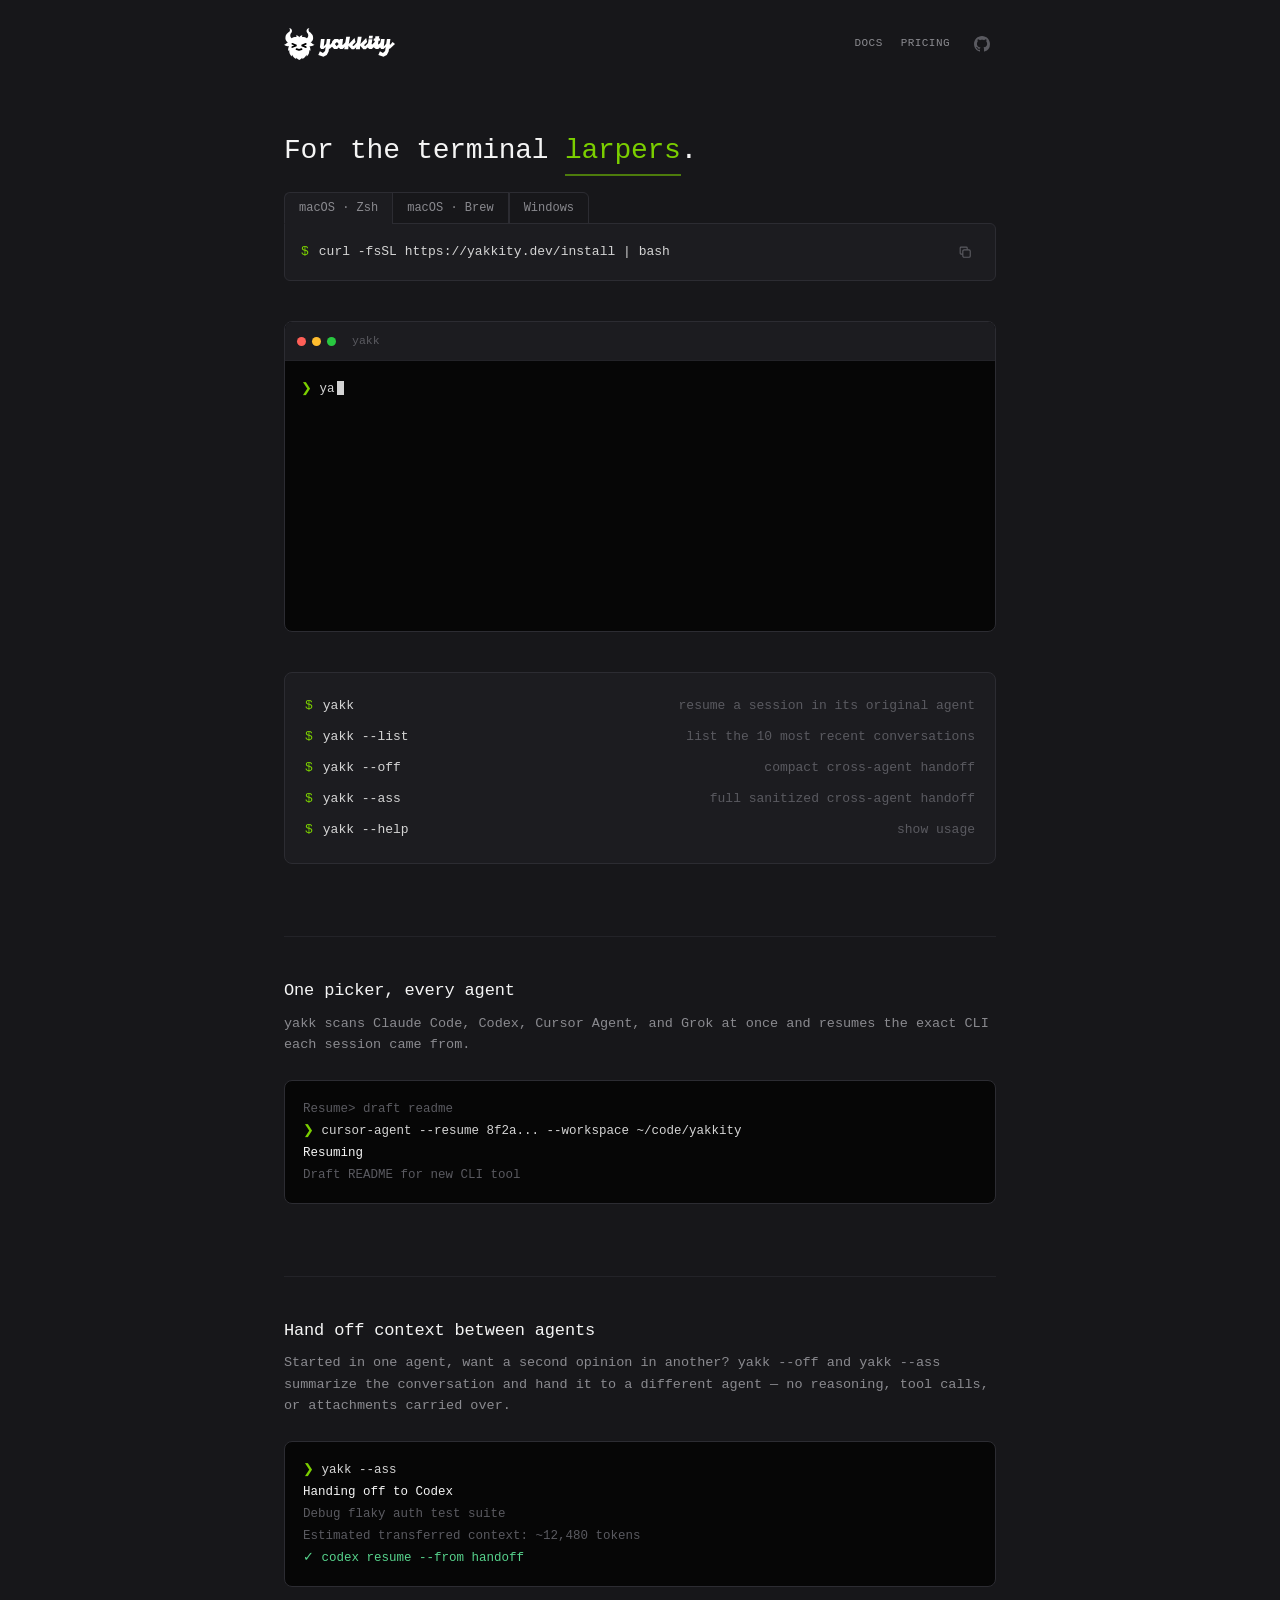
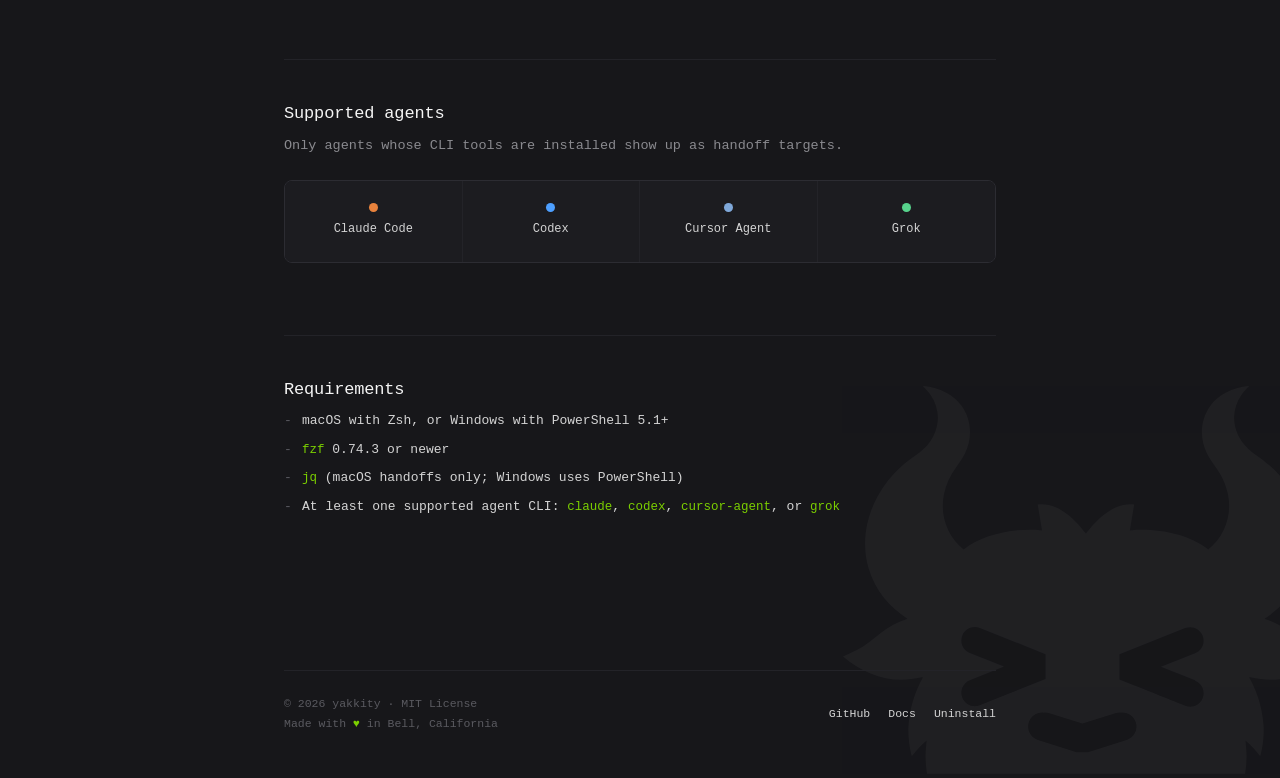
<file: docs/index.html>
<!DOCTYPE html>
<html lang="en">
<head>
<meta charset="UTF-8">
<meta name="viewport" content="width=device-width, initial-scale=1.0">
<title>yakkity — fzf for your coding agent sessions</title>
<meta name="description" content="yakkity installs yakk: an fzf interface for finding, resuming, and handing off local Claude Code, Codex, Cursor Agent, and Grok sessions.">
<link rel="icon" href="assets/favicon@4x.png" type="image/png">
<link rel="stylesheet" href="assets/styles.css">
</head>
<body>
<div class="wrap">

  <header class="site">
    <a class="wordmark" href="/"><img src="assets/logo-wht.svg" alt="yakkity"></a>
    <nav class="site-nav" aria-label="Primary navigation">
      <a class="nav-link" href="docs.html">DOCS</a>
      <a class="nav-link" href="pricing.html">PRICING</a>
      <a class="gh-link" href="https://github.com/tonykastaneda/yakkity" aria-label="yakkity on GitHub" target="_blank" rel="noopener">
        <svg viewBox="0 0 16 16" fill="currentColor" aria-hidden="true"><path d="M8 0C3.58 0 0 3.58 0 8c0 3.54 2.29 6.53 5.47 7.59.4.07.55-.17.55-.38 0-.19-.01-.82-.01-1.49-2.01.37-2.53-.49-2.69-.94-.09-.23-.48-.94-.82-1.13-.28-.15-.68-.52-.01-.53.63-.01 1.08.58 1.23.82.72 1.21 1.87.87 2.33.66.07-.52.28-.87.51-1.07-1.78-.2-3.64-.89-3.64-3.95 0-.87.31-1.59.82-2.15-.08-.2-.36-1.02.08-2.12 0 0 .67-.21 2.2.82.64-.18 1.32-.27 2-.27.68 0 1.36.09 2 .27 1.53-1.04 2.2-.82 2.2-.82.44 1.1.16 1.92.08 2.12.51.56.82 1.27.82 2.15 0 3.07-1.87 3.75-3.65 3.95.29.25.54.73.54 1.48 0 1.07-.01 1.93-.01 2.2 0 .21.15.46.55.38A8.01 8.01 0 0 0 16 8c0-4.42-3.58-8-8-8Z"/></svg>
      </a>
    </nav>
  </header>

  <main>
    <section class="hero">
      <h1 id="hero-heading">Break up with your <span class="accent">ex</span> again.</h1>
      <script>
      (function () {
        var variants = [
          'Break up with your <span class="accent">ex</span> again.',
          'For the terminal <span class="accent">larpers</span>.',
          'Yakk off in the <span class="accent">DMs</span>.',
          'Nudes, but arguably <span class="accent">more useful</span>.',
          'Take a yakk.<br>And <span class="accent">hit the sack</span>.',
          'Yakkass 4 ever <span class="accent">♥</span>',
          'Probably could\'ve made this <span class="accent">yourself</span>.',
          'Success is 1% inspiration, 98% perspiration, and <span class="accent">2% attention to detail</span>.',
          'Never let a coding agent tell you <span class="accent">you\'re wrong</span>.'
        ];
        var h1 = document.getElementById('hero-heading');
        if (h1) h1.innerHTML = variants[Math.floor(Math.random() * variants.length)];
      })();
      </script>

      <div>
        <div class="tabs">
          <button type="button" class="tab active" data-cmd="curl -fsSL https://yakkity.dev/install | bash">macOS · Zsh</button>
          <button type="button" class="tab" data-cmd="brew install tonykastaneda/tap/yakkity">macOS · Brew</button>
          <button type="button" class="tab" data-cmd="powershell -ExecutionPolicy Bypass -c &quot;irm https://raw.githubusercontent.com/tonykastaneda/yakkity/main/install.ps1 | iex&quot;">Windows</button>
        </div>
        <div class="codebox">
          <code><span class="dollar">$</span><span id="install-cmd-text">curl -fsSL https://yakkity.dev/install | bash</span></code>
          <button class="copy-btn" id="install-copy-btn" data-copy="curl -fsSL https://yakkity.dev/install | bash" aria-label="Copy install command">
            <svg viewBox="0 0 16 16" fill="none" stroke="currentColor" stroke-width="1.3" aria-hidden="true"><rect x="5.5" y="5.5" width="8.5" height="8.5" rx="1.5"/><path d="M10.5 5.5V3.5a1 1 0 0 0-1-1h-6a1 1 0 0 0-1 1v6a1 1 0 0 0 1 1h2"/></svg>
          </button>
        </div>
      </div>

      <div class="term">
        <div class="term-bar">
          <span class="dot red"></span><span class="dot yellow"></span><span class="dot green"></span>
          <span class="title">yakk</span>
        </div>
        <div class="term-body" id="yakk-demo" aria-label="Animated demonstration of searching yakk sessions">
          <div class="line demo-input-line"><span class="prompt" id="demo-prefix">❯</span> <span id="demo-input"></span><span class="terminal-cursor" id="demo-cursor" aria-hidden="true"></span></div>
          <div class="fzf-demo" id="fzf-demo" hidden>
            <div class="term-row header"><span>Agent</span><span>Time</span><span>Project</span><span class="conv">Conversation</span></div>
            <div class="term-results" id="demo-results"></div>
            <div class="term-footer">↑↓ navigate&nbsp;&nbsp;|&nbsp;&nbsp;ENTER resume&nbsp;&nbsp;|&nbsp;&nbsp;ESC quit</div>
          </div>
        </div>
      </div>

      <div class="cmdlist">
        <div class="row"><code><span class="dollar">$</span>yakk</code><span class="desc">resume a session in its original agent</span></div>
        <div class="row"><code><span class="dollar">$</span>yakk --list</code><span class="desc">list the 10 most recent conversations</span></div>
        <div class="row"><code><span class="dollar">$</span>yakk --off</code><span class="desc">compact cross-agent handoff</span></div>
        <div class="row"><code><span class="dollar">$</span>yakk --ass</code><span class="desc">full sanitized cross-agent handoff</span></div>
        <div class="row"><code><span class="dollar">$</span>yakk --help</code><span class="desc">show usage</span></div>
      </div>
    </section>

    <section class="feature">
      <h2>One picker, every agent</h2>
      <p class="sub">yakk scans Claude Code, Codex, Cursor Agent, and Grok at once and resumes the exact CLI each session came from.</p>
      <div class="mini-term">
        <div class="line dim">Resume&gt; draft readme</div>
        <div class="line"><span class="prompt">❯</span> cursor-agent --resume 8f2a... --workspace ~/code/yakkity</div>
        <div class="line bold">Resuming</div>
        <div class="line dim">Draft README for new CLI tool</div>
      </div>
    </section>

    <section class="feature">
      <h2>Hand off context between agents</h2>
      <p class="sub">Started in one agent, want a second opinion in another? <code>yakk --off</code> and <code>yakk --ass</code> summarize the conversation and hand it to a different agent — no reasoning, tool calls, or attachments carried over.</p>
      <div class="mini-term">
        <div class="line"><span class="prompt">❯</span> yakk --ass</div>
        <div class="line bold">Handing off to Codex</div>
        <div class="line dim">Debug flaky auth test suite</div>
        <div class="line dim">Estimated transferred context: ~12,480 tokens</div>
        <div class="line green">✓ codex resume --from handoff</div>
      </div>
    </section>

    <section class="feature">
      <h2>Supported agents</h2>
      <p class="sub">Only agents whose CLI tools are installed show up as handoff targets.</p>
      <div class="agent-grid">
        <div class="agent-tile"><span class="swatch claude"></span>Claude Code</div>
        <div class="agent-tile"><span class="swatch codex"></span>Codex</div>
        <div class="agent-tile"><span class="swatch cursor"></span>Cursor Agent</div>
        <div class="agent-tile"><span class="swatch grok"></span>Grok</div>
      </div>
    </section>

    <section class="feature">
      <h2>Requirements</h2>
      <ul class="req-list">
        <li>macOS with Zsh, or Windows with PowerShell 5.1+</li>
        <li><code>fzf</code> 0.74.3 or newer</li>
        <li><code>jq</code> (macOS handoffs only; Windows uses PowerShell)</li>
        <li>At least one supported agent CLI: <code>claude</code>, <code>codex</code>, <code>cursor-agent</code>, or <code>grok</code></li>
      </ul>
    </section>
  </main>

  <footer class="site">
    <span class="footer-credit">
      <span>&copy; 2026 yakkity &middot; MIT License</span>
      <span>Made with <span class="footer-heart" aria-label="love">♥</span> in Bell, California</span>
    </span>
    <span class="links">
      <a href="https://github.com/tonykastaneda/yakkity">GitHub</a>
      <a href="docs.html">Docs</a>
      <a href="https://yakkity.dev/uninstall">Uninstall</a>
    </span>
  </footer>

</div>

<div class="yak-watermark"><img src="assets/icon-wht.svg" alt="" aria-hidden="true"></div>

<script>
document.querySelectorAll('.copy-btn').forEach(function (btn) {
  btn.addEventListener('click', function () {
    var text = btn.getAttribute('data-copy');
    navigator.clipboard.writeText(text).then(function () {
      btn.classList.add('copied');
      setTimeout(function () { btn.classList.remove('copied'); }, 1200);
    });
  });
});

document.querySelectorAll('.tab').forEach(function (tab) {
  tab.addEventListener('click', function () {
    document.querySelectorAll('.tab').forEach(function (t) { t.classList.remove('active'); });
    tab.classList.add('active');
    var cmd = tab.getAttribute('data-cmd');
    document.getElementById('install-cmd-text').textContent = cmd;
    document.getElementById('install-copy-btn').setAttribute('data-copy', cmd);
  });
});

(function () {
  var sessions = [
    { agent: 'Grok', kind: 'grok', time: '18 min ago', project: 'yakkity → yakkity', conversation: 'yakk resume now cds into session project' },
    { agent: 'Claude', kind: 'claude', time: '42 min ago', project: 'yakkity → screenshots', conversation: 'scaffold the new landing page animation' },
    { agent: 'Codex', kind: 'codex', time: '1 hour ago', project: 'api → auth', conversation: 'debug flaky auth test suite' },
    { agent: 'Claude', kind: 'claude', time: '2 hours ago', project: 'dotfiles → shell', conversation: 'clean up the zsh configuration' },
    { agent: 'Codex', kind: 'codex', time: '2 hours ago', project: 'yakkity → website', conversation: 'add pricing and docs navigation' },
    { agent: 'Cursor', kind: 'cursor', time: '3 hours ago', project: 'portfolio → frontend', conversation: 'fix mobile card overflow' },
    { agent: 'Claude', kind: 'claude', time: 'yesterday', project: 'notes → research', conversation: 'summarize terminal interface ideas' },
    { agent: 'Codex', kind: 'codex', time: 'yesterday', project: 'installer → windows', conversation: 'implement native powershell support' }
  ];
  var input = document.getElementById('demo-input');
  var prefix = document.getElementById('demo-prefix');
  var cursor = document.getElementById('demo-cursor');
  var fzf = document.getElementById('fzf-demo');
  var results = document.getElementById('demo-results');
  if (!input || !prefix || !cursor || !results) return;

  function wait(ms) { return new Promise(function (resolve) { setTimeout(resolve, ms); }); }
  function sessionText(session) { return [session.agent, session.time, session.project, session.conversation].join(' ').toLowerCase(); }
  function matches(session, value) {
    var terms = value.toLowerCase().trim().split(/\s+/).filter(Boolean);
    return terms.every(function (term) { return sessionText(session).indexOf(term) !== -1; });
  }
  function render(value, limit, selectedIndex, windowStart) {
    var filtered = sessions.filter(function (session) { return matches(session, value); });
    if (typeof limit === 'number') filtered = filtered.slice(0, limit);
    selectedIndex = typeof selectedIndex === 'number' ? selectedIndex : 0;
    windowStart = typeof windowStart === 'number' ? windowStart : 0;
    var visible = filtered.slice(windowStart, windowStart + 5);
    results.innerHTML = '';
    visible.forEach(function (session, index) {
      var row = document.createElement('div');
      row.className = 'term-row' + (index + windowStart === selectedIndex ? ' selected' : '');
      row.innerHTML = '<span class="agent ' + session.kind + '">' + session.agent + '</span>' +
        '<span class="time">' + session.time + '</span>' +
        '<span class="project">' + session.project + '</span>' +
        '<span class="conv">' + session.conversation + '</span>';
      results.appendChild(row);
    });
    if (!filtered.length) results.innerHTML = '<div class="term-empty">0 sessions</div>';
  }
  async function scrollFullList() {
    var positions = [0, 1, 2, 3, 4, 5, 6, 7, 6, 5, 4, 3, 2, 1, 0];
    for (var i = 0; i < positions.length; i += 1) {
      var selected = positions[i];
      var start = Math.max(0, Math.min(selected - 2, sessions.length - 5));
      render('', undefined, selected, start);
      await wait(480);
    }
    render('');
  }
  async function typeInto(value, speed, filterResults) {
    for (var i = 1; i <= value.length; i += 1) {
      input.textContent = value.slice(0, i);
      if (filterResults) render(input.textContent);
      await wait(speed + Math.random() * 45);
    }
  }
  async function erase() {
    while (input.textContent.length) {
      input.textContent = input.textContent.slice(0, -1);
      render(input.textContent);
      await wait(50);
    }
  }
  async function runDemo() {
    prefix.textContent = '❯';
    prefix.className = 'prompt';
    input.textContent = '';
    results.innerHTML = '';
    fzf.hidden = true;
    cursor.hidden = false;
    await wait(1000);
    await typeInto('yakk', 180, false);
    await wait(650);
    prefix.textContent = 'Resume>';
    prefix.className = 'resume-label';
    input.textContent = '';
    fzf.hidden = false;
    for (var count = 1; count <= 5; count += 1) { render('', count); await wait(250); }
    await wait(1200);
    await typeInto('auth test', 130, true);
    await wait(1800);
    await erase();
    await typeInto('claude', 140, true);
    await wait(1800);
    await erase();
    await typeInto('codex', 140, true);
    await wait(1800);
    await erase();
    await typeInto('2 hours ago', 130, true);
    await wait(2200);
    await erase();
    await wait(800);
    await scrollFullList();
    await wait(30000);
    runDemo();
  }

  if (window.matchMedia('(prefers-reduced-motion: reduce)').matches) {
    prefix.textContent = 'Resume>';
    prefix.className = 'resume-label';
    cursor.hidden = true;
    fzf.hidden = false;
    input.textContent = '2 hours ago';
    render(input.textContent);
  } else {
    runDemo();
  }
}());
</script>
</body>
</html>
</file>
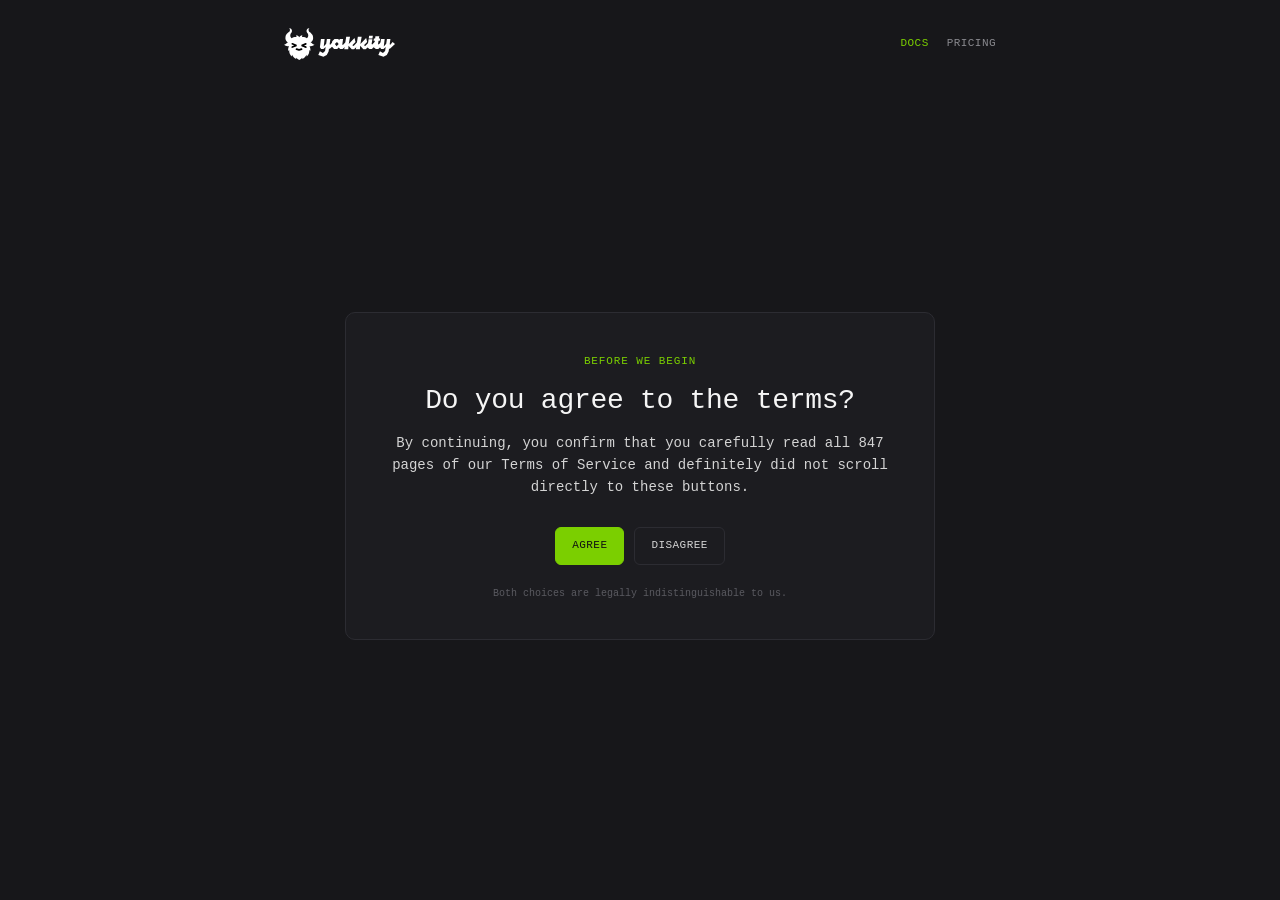
<file: docs/docs.html>
<!DOCTYPE html><html lang="en"><head>
<meta charset="UTF-8"><meta name="viewport" content="width=device-width, initial-scale=1.0">
<title>Docs — yakkity</title><meta name="description" content="Agree to the yakkity terms before reading the documentation.">
<link rel="icon" href="assets/favicon@4x.png" type="image/png"><link rel="stylesheet" href="assets/styles.css">
</head><body class="interior-page gate-page"><div class="wrap">
<header class="site"><a class="wordmark" href="index.html"><img src="assets/logo-wht.svg" alt="yakkity"></a><nav class="site-nav" aria-label="Primary navigation"><a class="nav-link" href="docs.html" aria-current="page">DOCS</a><a class="nav-link" href="pricing.html">PRICING</a></nav></header>
<main><div class="gate-card"><span class="eyebrow">BEFORE WE BEGIN</span><h1>Do you agree to the terms?</h1><p>By continuing, you confirm that you carefully read all 847 pages of our Terms of Service and definitely did not scroll directly to these buttons.</p><div class="gate-actions"><a class="button primary" href="privacy.html">AGREE</a><a class="button" href="privacy.html">DISAGREE</a></div><small>Both choices are legally indistinguishable to us.</small></div></main>
</div></body></html>
</file>
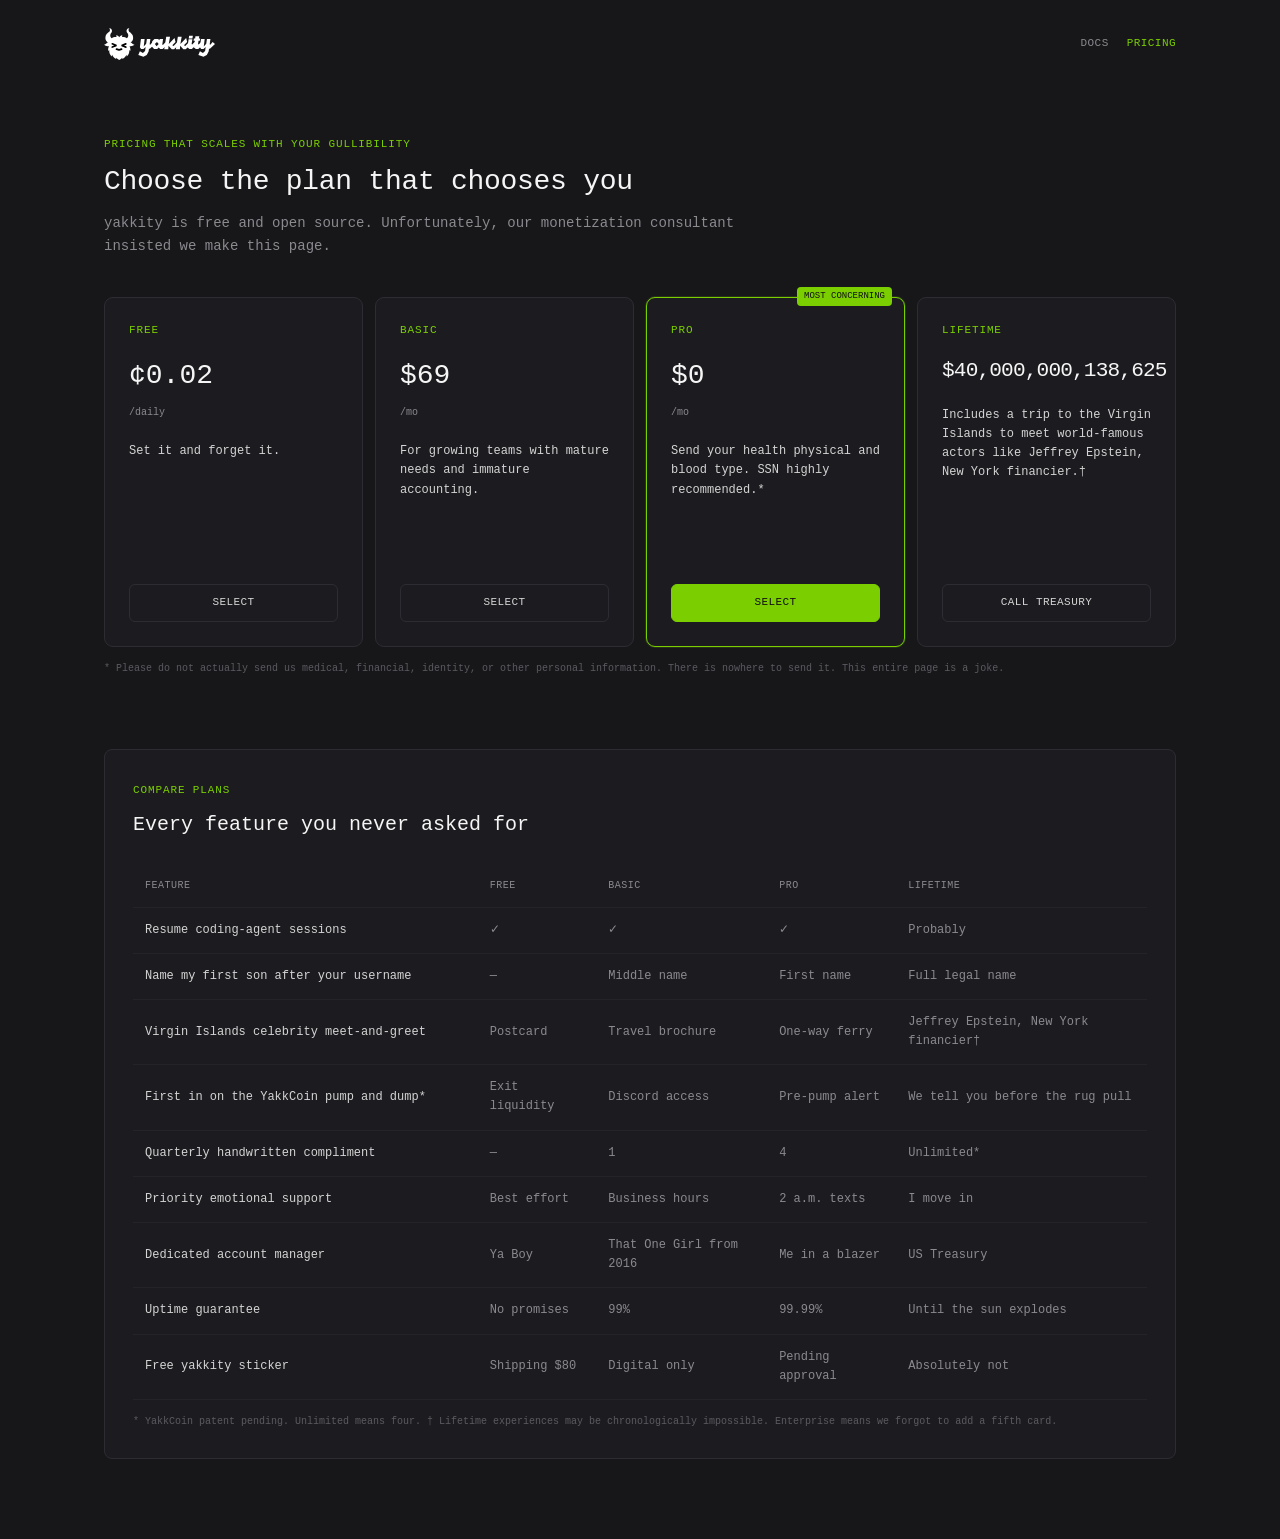
<file: docs/pricing.html>
<!DOCTYPE html><html lang="en"><head>
<meta charset="UTF-8"><meta name="viewport" content="width=device-width, initial-scale=1.0">
<title>Pricing — yakkity</title><meta name="description" content="Needlessly complicated pricing for a free and open-source command-line tool.">
<link rel="icon" href="assets/favicon@4x.png" type="image/png"><link rel="stylesheet" href="assets/styles.css">
</head><body class="interior-page pricing-page"><div class="wrap wide-wrap">
<header class="site"><a class="wordmark" href="index.html"><img src="assets/logo-wht.svg" alt="yakkity"></a><nav class="site-nav" aria-label="Primary navigation"><a class="nav-link" href="docs.html">DOCS</a><a class="nav-link" href="pricing.html" aria-current="page">PRICING</a></nav></header>
<main><div class="pricing-heading"><span class="eyebrow">PRICING THAT SCALES WITH YOUR GULLIBILITY</span><h1>Choose the plan that chooses you</h1><p class="intro">yakkity is free and open source. Unfortunately, our monetization consultant insisted we make this page.</p></div>
<div class="pricing-grid">
<article class="tier-card"><span class="plan">FREE</span><h2><span class="price">¢0.02</span><small>/daily</small></h2><p>Set it and forget it.</p><a class="button" href="index.html">SELECT</a></article>
<article class="tier-card"><span class="plan">BASIC</span><h2><span class="price">$69</span><small>/mo</small></h2><p>For growing teams with mature needs and immature accounting.</p><a class="button" href="index.html">SELECT</a></article>
<article class="tier-card featured"><span class="popular">MOST CONCERNING</span><span class="plan">PRO</span><h2><span class="price">$0</span><small>/mo</small></h2><p>Send your health physical and blood type. SSN highly recommended.*</p><a class="button primary" href="index.html">SELECT</a></article>
<article class="tier-card"><span class="plan">LIFETIME</span><h2><span class="price debt-clock" id="lifetime-price" aria-label="40 trillion dollars and increasing">$40,000,000,000,000</span></h2><p>Includes a trip to the Virgin Islands to meet world-famous actors like Jeffrey Epstein, New York financier.†</p><a class="button" href="index.html">CALL TREASURY</a></article>
</div><p class="fine-print">* Please do not actually send us medical, financial, identity, or other personal information. There is nowhere to send it. This entire page is a joke.</p>
<section class="comparison"><span class="eyebrow">COMPARE PLANS</span><h2>Every feature you never asked for</h2><div class="comparison-scroll"><table><thead><tr><th>Feature</th><th>Free</th><th>Basic</th><th>Pro</th><th>Lifetime</th></tr></thead><tbody>
<tr><td>Resume coding-agent sessions</td><td>✓</td><td>✓</td><td>✓</td><td>Probably</td></tr>
<tr><td>Name my first son after your username</td><td>—</td><td>Middle name</td><td>First name</td><td>Full legal name</td></tr>
<tr><td>Virgin Islands celebrity meet-and-greet</td><td>Postcard</td><td>Travel brochure</td><td>One-way ferry</td><td>Jeffrey Epstein, New York financier†</td></tr>
<tr><td>First in on the YakkCoin pump and dump*</td><td>Exit liquidity</td><td>Discord access</td><td>Pre-pump alert</td><td>We tell you before the rug pull</td></tr>
<tr><td>Quarterly handwritten compliment</td><td>—</td><td>1</td><td>4</td><td>Unlimited*</td></tr>
<tr><td>Priority emotional support</td><td>Best effort</td><td>Business hours</td><td>2 a.m. texts</td><td>I move in</td></tr>
<tr><td>Dedicated account manager</td><td>Ya Boy</td><td>That One Girl from 2016</td><td>Me in a blazer</td><td>US Treasury</td></tr>
<tr><td>Uptime guarantee</td><td>No promises</td><td>99%</td><td>99.99%</td><td>Until the sun explodes</td></tr>
<tr><td>Free yakkity sticker</td><td>Shipping $80</td><td>Digital only</td><td>Pending approval</td><td>Absolutely not</td></tr>
</tbody></table></div><p class="fine-print">* YakkCoin patent pending. Unlimited means four. † Lifetime experiences may be chronologically impossible. Enterprise means we forgot to add a fifth card.</p></section></main>
</div><script>
(function () {
  var clock = document.getElementById('lifetime-price');
  var startingDebt = 40000000000000;
  var dollarsPerSecond = 125000;
  var startedAt = Date.now();
  function tick() {
    var debt = startingDebt + Math.floor((Date.now() - startedAt) / 1000 * dollarsPerSecond);
    clock.textContent = '$' + debt.toLocaleString('en-US');
    requestAnimationFrame(tick);
  }
  tick();
}());
</script></body></html>
</file>
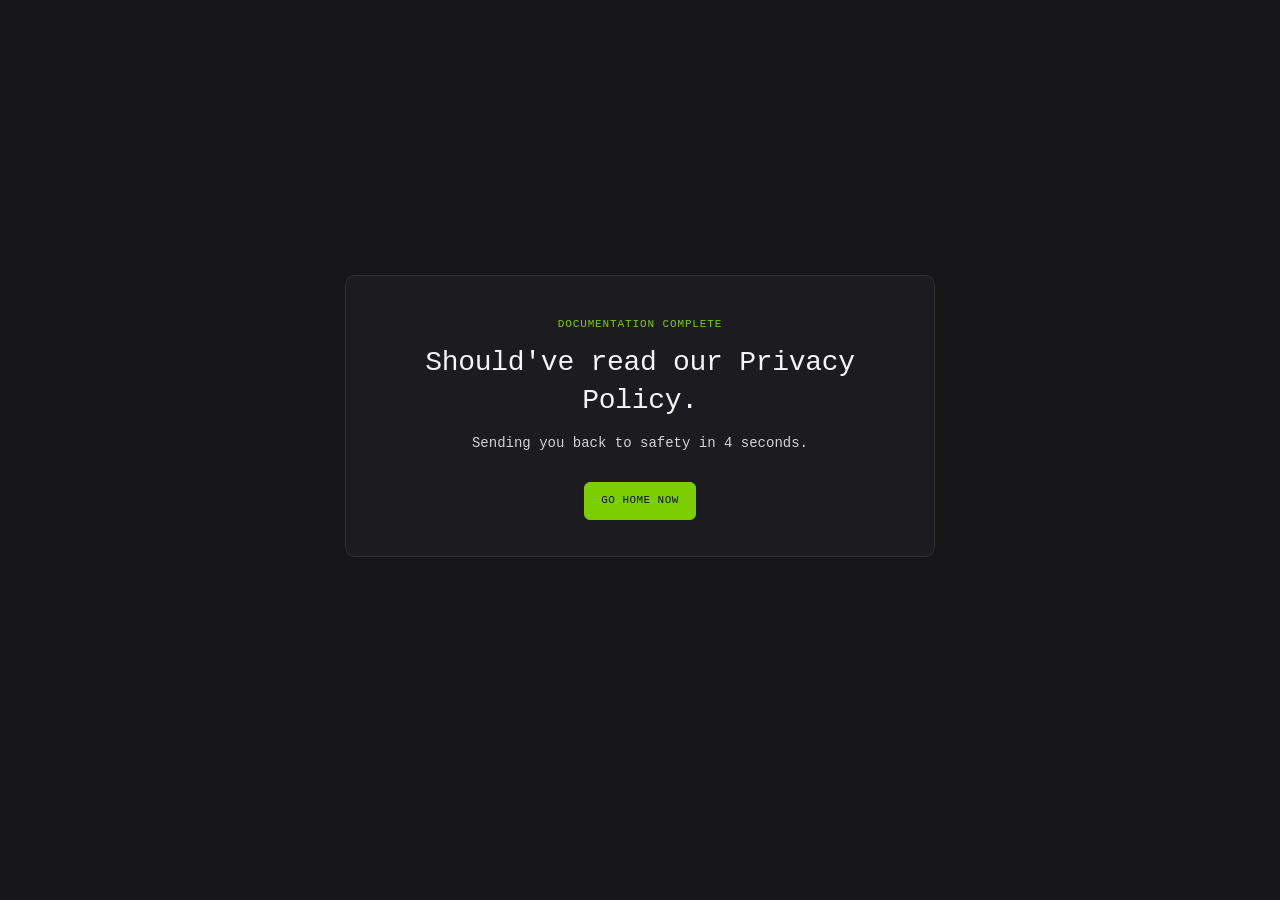
<file: docs/privacy.html>
<!DOCTYPE html><html lang="en"><head>
<meta charset="UTF-8"><meta name="viewport" content="width=device-width, initial-scale=1.0"><meta http-equiv="refresh" content="4;url=index.html">
<title>Privacy Policy — yakkity</title><meta name="description" content="You should have read the yakkity privacy policy.">
<link rel="icon" href="assets/favicon@4x.png" type="image/png"><link rel="stylesheet" href="assets/styles.css">
</head><body class="interior-page punchline-page"><div class="wrap"><main><div class="gate-card"><span class="eyebrow">DOCUMENTATION COMPLETE</span><h1>Should've read our Privacy Policy.</h1><p>Sending you back to safety in <span id="countdown">4</span> seconds.</p><a class="button primary" href="index.html">GO HOME NOW</a></div></main></div>
<script>(function(){var seconds=4;var countdown=document.getElementById('countdown');setInterval(function(){seconds-=1;if(seconds>=0)countdown.textContent=seconds;},1000);}());</script>
</body></html>
</file>
<file: docs/assets/styles.css>
:root {
    --bg: #17171a;
    --card: #1c1c20;
    --text: #f5f5f5;
    --text2: #d4d4d4;
    --muted: #8a8a8f;
    --faint: #5a5a60;
    --border: #2c2c32;
    --border-soft: #232328;
    --accent: #7bcf00;
    --accent-dim: #7bcf0026;
    --claude: #e8823c;
    --codex: #4d9fff;
    --grok: #57d38c;
    --cursor: #7fa8d9;
    --mono: ui-monospace, "SF Mono", "Cascadia Mono", "Menlo", "Consolas", "Liberation Mono", monospace;
  }

  * { box-sizing: border-box; }

  html { background: var(--bg); }

  body {
    position: relative;
    overflow-x: hidden;
    margin: 0;
    background: var(--bg);
    color: var(--text);
    font-family: var(--mono);
    font-size: 14px;
    line-height: 1.6;
    -webkit-font-smoothing: antialiased;
  }

  a { color: var(--text2); text-decoration: none; transition: color .15s ease; }
  a:hover { color: var(--text); }

  .wrap {
    position: relative;
    z-index: 1;
    max-width: 760px;
    margin: 0 auto;
    padding: 0 24px;
  }

  header.site {
    display: flex;
    align-items: center;
    justify-content: space-between;
    padding: 28px 0 0;
  }

  .wordmark {
    display: block;
    line-height: 0;
  }
  .wordmark img {
    height: 32.19px;
    width: auto;
    display: block;
  }

  .gh-link {
    display: grid;
    place-items: center;
    width: 28px;
    height: 28px;
    border: 1px solid transparent;
    border-radius: 6px;
    color: var(--faint);
    transition: color .15s ease, border-color .15s ease;
  }
  .gh-link:hover { color: var(--text2); border-color: var(--border-soft); }
  .gh-link svg { width: 16px; height: 16px; }

  .site-nav {
    display: flex;
    align-items: center;
    gap: 18px;
  }
  .nav-link {
    color: var(--muted);
    font-size: 11px;
    letter-spacing: .04em;
    transition: color .15s ease;
  }
  .nav-link:hover { color: var(--text); }

  main { padding-bottom: 80px; }

  /* Hero */
  .hero { padding-top: 72px; }

  h1 {
    font-size: 28px;
    line-height: 1.35;
    font-weight: 500;
    margin: 0 0 22px;
    letter-spacing: -0.01em;
  }
  h1 .accent {
    color: var(--accent);
    display: inline-block;
    position: relative;
  }
  h1 .accent::after {
    content: "";
    position: absolute;
    left: 0;
    right: 0;
    bottom: -6px;
    height: 2px;
    background: var(--accent);
    opacity: .55;
  }

  .tabs {
    display: flex;
    margin-bottom: -1px;
  }
  .tab {
    appearance: none;
    font-family: var(--mono);
    font-size: 12px;
    color: var(--muted);
    background: transparent;
    border: 1px solid var(--border);
    border-bottom: 1px solid var(--border);
    padding: 8px 14px;
    cursor: pointer;
    transition: color .15s ease, background .15s ease, border-color .15s ease;
  }
  .tab:first-child { border-radius: 6px 0 0 0; border-right: none; }
  .tab:last-child { border-radius: 0 6px 0 0; }
  .tab.active {
    background: var(--card);
    border-bottom-color: var(--card);
    color: var(--muted);
  }
  .tab:not(.active):hover { color: var(--text2); }

  .codebox {
    display: flex;
    align-items: center;
    justify-content: space-between;
    gap: 12px;
    border: 1px solid var(--border);
    border-radius: 0 6px 6px 6px;
    background: var(--card);
    padding: 14px 16px;
  }
  .codebox code {
    flex: 1 1 auto;
    min-width: 0;
    font-family: var(--mono);
    font-size: 13px;
    color: var(--text2);
    overflow-x: auto;
    white-space: pre;
  }
  .codebox .dollar, .cmdlist .dollar { color: var(--accent); margin-right: 10px; user-select: none; }

  .copy-btn {
    flex: none;
    display: grid;
    place-items: center;
    width: 28px;
    height: 28px;
    border: 1px solid transparent;
    border-radius: 6px;
    background: transparent;
    color: var(--faint);
    cursor: pointer;
    transition: color .15s ease, border-color .15s ease;
  }
  .copy-btn:hover { color: var(--text2); border-color: var(--border-soft); }
  .copy-btn svg { width: 14px; height: 14px; pointer-events: none; }
  .copy-btn.copied { color: var(--grok); }

  /* Terminal window mockup */
  .term {
    margin-top: 40px;
    border: 1px solid var(--border);
    border-radius: 8px;
    overflow: hidden;
    background: #060606;
  }
  .term-bar {
    display: flex;
    align-items: center;
    gap: 6px;
    padding: 10px 12px;
    border-bottom: 1px solid var(--border-soft);
    background: var(--card);
  }
  .term-bar .dot { width: 9px; height: 9px; border-radius: 50%; }
  .term-bar .dot.red { background: #ff5f57; }
  .term-bar .dot.yellow { background: #febc2e; }
  .term-bar .dot.green { background: #28c840; }
  .term-bar .title {
    margin-left: 10px;
    font-size: 11.5px;
    color: var(--faint);
  }
  .term-body {
    padding: 18px 16px 16px;
    font-size: 12.5px;
    height: 270px;
    overflow: hidden;
  }
  .term-body .line { white-space: pre; color: var(--text2); }
  .term-body .prompt { color: var(--accent); }
  .demo-input-line { min-height: 20px; }
  .demo-input-line .resume-label { color: var(--text2); }
  .terminal-cursor {
    display: inline-block;
    width: 7px;
    height: 1.1em;
    margin-left: 2px;
    background: var(--text2);
    vertical-align: -.18em;
    animation: terminal-blink .8s steps(1, end) infinite;
  }
  .terminal-cursor[hidden] { display: none; }
  @keyframes terminal-blink { 50% { opacity: 0; } }
  .fzf-demo[hidden] { display: none; }
  .term-results { height: 130px; overflow: hidden; }
  .term-row {
    display: grid;
    grid-template-columns: 64px 150px 180px minmax(0, 1fr);
    gap: 12px;
    padding: 3px 6px;
    border-radius: 4px;
    white-space: nowrap;
  }
  .term-row.header { color: var(--faint); font-size: 11px; margin-top: 10px; }
  .term-row.selected { background: var(--accent-dim); }
  .term-row .agent { font-weight: 500; }
  .term-row .agent.claude { color: var(--claude); }
  .term-row .agent.codex { color: var(--codex); }
  .term-row .agent.cursor { color: var(--cursor); }
  .term-row .agent.grok { color: var(--grok); }
  .term-row .time { color: var(--muted); overflow: hidden; text-overflow: ellipsis; }
  .term-row .project { color: var(--text2); overflow: hidden; text-overflow: ellipsis; }
  .term-row .conv { color: var(--text2); overflow: hidden; text-overflow: ellipsis; }
  .term-row.selected .conv { color: var(--text); }
  .term-footer {
    margin-top: 14px;
    padding-top: 10px;
    border-top: 1px solid var(--border-soft);
    color: var(--faint);
    font-size: 11px;
  }
  .term-empty { padding: 12px 6px; color: var(--faint); font-size: 11px; }

  @media (prefers-reduced-motion: reduce) {
    .terminal-cursor { animation: none; }
  }

  .cmdlist {
    margin-top: 40px;
    border: 1px solid var(--border);
    border-radius: 8px;
    background: var(--card);
    padding: 18px 20px;
  }
  .cmdlist .row {
    display: flex;
    gap: 4px;
    padding: 5px 0;
    font-size: 13px;
  }
  .cmdlist code { color: var(--text2); }
  .cmdlist .desc { color: var(--faint); margin-left: auto; padding-left: 16px; text-align: right; }

  /* Sections */
  section.feature {
    margin-top: 72px;
    padding-top: 40px;
    border-top: 1px solid var(--border-soft);
  }
  section.feature h2 {
    font-size: 17px;
    font-weight: 500;
    margin: 0 0 8px;
    letter-spacing: -0.01em;
  }
  section.feature p.sub {
    margin: 0 0 24px;
    color: var(--muted);
    font-size: 13.5px;
  }

  .mini-term {
    border: 1px solid var(--border);
    border-radius: 8px;
    background: #060606;
    padding: 16px 18px;
    font-size: 12.5px;
    overflow-x: auto;
  }
  .mini-term .line { white-space: pre; color: var(--text2); margin: 2px 0; }
  .mini-term .prompt { color: var(--accent); }
  .mini-term .dim { color: var(--faint); }
  .mini-term .bold { color: var(--text); font-weight: 500; }
  .mini-term .green { color: var(--grok); }

  /* Agent grid */
  .agent-grid {
    display: grid;
    grid-template-columns: repeat(4, 1fr);
    border: 1px solid var(--border);
    border-radius: 8px;
    overflow: hidden;
  }
  .agent-tile {
    display: flex;
    flex-direction: column;
    align-items: center;
    justify-content: center;
    gap: 8px;
    padding: 22px 8px;
    border-right: 1px solid var(--border-soft);
    background: var(--card);
    font-size: 12px;
    color: var(--text2);
    text-align: center;
  }
  .agent-tile:last-child { border-right: none; }
  .agent-tile .swatch { width: 9px; height: 9px; border-radius: 50%; }
  .agent-tile .swatch.claude { background: var(--claude); }
  .agent-tile .swatch.codex { background: var(--codex); }
  .agent-tile .swatch.cursor { background: var(--cursor); }
  .agent-tile .swatch.grok { background: var(--grok); }

  /* Requirements */
  .req-list {
    list-style: none;
    margin: 0;
    padding: 0;
    display: grid;
    gap: 8px;
  }
  .req-list li {
    position: relative;
    padding-left: 18px;
    color: var(--text2);
    font-size: 13px;
  }
  .req-list li::before {
    content: "-";
    position: absolute;
    left: 0;
    color: var(--faint);
  }
  .req-list code { color: var(--accent); font-size: 12.5px; }

  .yak-watermark {
    position: absolute;
    right: 0;
    bottom: 0;
    width: clamp(288px, 38vw, 624px);
    aspect-ratio: 54.3 / 43.275;
    overflow: hidden;
    overflow: clip;
    clip-path: inset(0);
    contain: strict;
    pointer-events: none;
    user-select: none;
  }
  .yak-watermark img {
    position: absolute;
    top: 0;
    left: 10%;
    display: block;
    width: 100%;
    height: auto;
    opacity: .035;
  }

  footer.site {
    margin-top: 72px;
    padding: 24px 0 40px;
    border-top: 1px solid var(--border-soft);
    display: flex;
    align-items: center;
    justify-content: space-between;
    color: var(--faint);
    font-size: 11.5px;
    flex-wrap: wrap;
    gap: 10px;
  }
  footer.site .links { display: flex; gap: 18px; }
  footer.site .footer-credit { display: flex; flex-direction: column; gap: 2px; }
  footer.site .footer-heart { color: var(--accent); }

  @media (max-width: 620px) {
    html,
    body {
      width: 100%;
      max-width: 100%;
      overflow-x: hidden;
      overscroll-behavior-x: none;
    }
    body { touch-action: pan-y; }
    @supports (overflow: clip) {
      html,
      body { overflow-x: clip; }
    }
    h1 { font-size: 23px; }
    .codebox code {
      overflow-wrap: anywhere;
      white-space: normal;
    }
    .term-body { overflow-x: hidden; }
    .term-body .line,
    .mini-term .line {
      overflow-wrap: anywhere;
      white-space: pre-wrap;
    }
    .mini-term { overflow-x: hidden; }
    .term-row { grid-template-columns: 52px 84px minmax(0, 1fr); gap: 8px; }
    .term-row .conv { display: none; }
    .agent-grid { grid-template-columns: repeat(2, 1fr); }
    .agent-tile:nth-child(2) { border-right: none; }
    .agent-tile:nth-child(1), .agent-tile:nth-child(2) { border-bottom: 1px solid var(--border-soft); }
    .cmdlist .row { flex-direction: column; gap: 2px; }
    .cmdlist .desc { text-align: left; padding-left: 0; }
  }

  /* Interior pages */
  .nav-link[aria-current="page"] {
    color: var(--accent);
  }
  .interior-page main { padding: 72px 0 80px; }
  .interior-page h1 {
    margin: 0 0 12px;
    font-size: 28px;
    font-weight: 500;
  }
  .interior-page .intro { margin: 0 0 40px; color: var(--muted); }
  .interior-page main section {
    margin-top: 32px;
    padding: 24px;
    border: 1px solid var(--border);
    border-radius: 8px;
    background: var(--card);
  }
  .interior-page h2 { margin: 0 0 8px; font-size: 16px; font-weight: 500; }
  .interior-page p { margin: 0; color: var(--text2); }
  .interior-page code { color: var(--accent); }
  .price-card {
    max-width: 420px;
    padding: 28px;
    border: 1px solid var(--border);
    border-radius: 8px;
    background: var(--card);
  }
  .price-card .plan { color: var(--accent); font-size: 12px; letter-spacing: .06em; }
  .price-card h2 { margin: 8px 0 16px; font-size: 28px; }

  /* Joke docs and pricing */
  .wide-wrap { max-width: 1120px; }
  .eyebrow, .plan { color: var(--accent); font-size: 11px; letter-spacing: .08em; }
  .button {
    display: inline-flex;
    align-items: center;
    justify-content: center;
    min-height: 38px;
    padding: 0 16px;
    border: 1px solid var(--border);
    border-radius: 6px;
    color: var(--text2);
    font-size: 11px;
    letter-spacing: .04em;
  }
  .button:hover { color: var(--text); background: #232329; }
  .button.primary { border-color: var(--accent); background: var(--accent); color: #111; }
  .button.primary:hover { background: #8de817; }
  .gate-page main, .punchline-page main { min-height: calc(100vh - 60px); display: grid; place-items: center; }
  .gate-card { width: 100%; max-width: 590px; padding: 36px; border: 1px solid var(--border); border-radius: 10px; background: var(--card); text-align: center; }
  .gate-card h1 { margin-top: 10px; }
  .gate-card p { max-width: 500px; margin: 0 auto; }
  .gate-actions { display: flex; justify-content: center; gap: 10px; margin: 28px 0 16px; }
  .gate-card small { color: var(--faint); font-size: 10px; }
  .punchline-page .gate-card .button { margin-top: 28px; }
  .pricing-heading { max-width: 660px; margin-bottom: 40px; }
  .pricing-heading h1 { margin-top: 8px; }
  .pricing-grid { display: grid; grid-template-columns: repeat(4, minmax(0, 1fr)); gap: 12px; }
  .tier-card { position: relative; display: flex; flex-direction: column; min-height: 350px; padding: 24px; border: 1px solid var(--border); border-radius: 9px; background: var(--card); }
  .tier-card.featured { border-color: var(--accent); box-shadow: 0 0 0 1px var(--accent-dim); }
  .popular { position: absolute; top: -11px; right: 12px; padding: 2px 7px; border-radius: 4px; background: var(--accent); color: #111; font-size: 9px; }
  .tier-card h2 { margin: 14px 0 18px; }
  .tier-card .price { display: block; color: var(--text); font-size: 28px; }
  .tier-card .debt-clock { font-size: clamp(17px, 1.65vw, 23px); font-variant-numeric: tabular-nums; letter-spacing: -.04em; white-space: nowrap; }
  .tier-card h2 small { color: var(--muted); font-size: 10px; font-weight: 400; }
  .tier-card p { font-size: 12px; }
  .tier-card .button { margin-top: auto; }
  .fine-print { margin-top: 14px !important; color: var(--faint) !important; font-size: 10px; }
  .interior-page main .comparison { margin-top: 72px; padding: 28px; }
  .comparison h2 { margin: 8px 0 24px; font-size: 20px; }
  .comparison-scroll { overflow-x: auto; }
  table { width: 100%; min-width: 720px; border-collapse: collapse; font-size: 12px; }
  th, td { padding: 13px 12px; border-bottom: 1px solid var(--border-soft); text-align: left; }
  th { color: var(--muted); font-size: 10px; font-weight: 500; letter-spacing: .05em; text-transform: uppercase; }
  td:first-child { width: 34%; color: var(--text2); }
  td:not(:first-child) { color: var(--muted); }

  @media (max-width: 900px) {
    .pricing-grid { grid-template-columns: repeat(2, minmax(0, 1fr)); }
  }
  @media (max-width: 620px) {
    .pricing-grid { grid-template-columns: 1fr; }
    .tier-card { min-height: 300px; }
    .gate-card { padding: 28px 20px; }
    .gate-actions { flex-direction: column; }
  }
</file>
